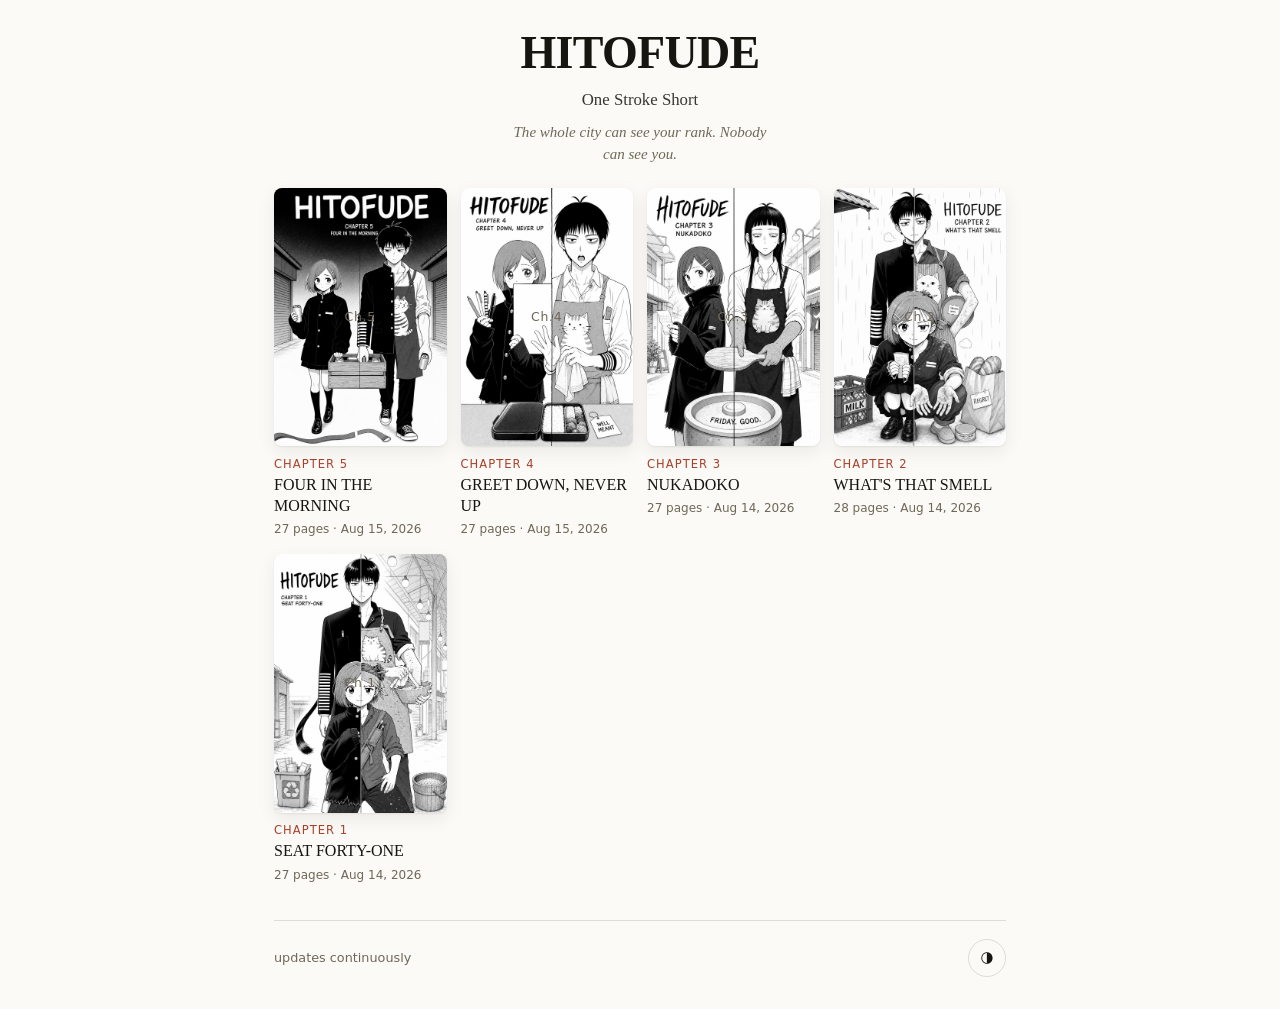
<file: index.html>
<!doctype html>
<html lang="en">
<head>
<meta charset="utf-8">
<meta name="viewport" content="width=device-width, initial-scale=1, viewport-fit=cover">
<title>Manga</title>
<meta name="theme-color" content="#fbfaf7" id="tc">
<link rel="stylesheet" href="assets/site.css">
<script>try{var t=localStorage.getItem('manga:theme');if(t)document.documentElement.dataset.theme=t}catch(e){}</script>
</head>
<body data-page="index">

<main class="wrap">
  <header class="masthead">
    <h1 id="s-title">&hellip;</h1>
    <p class="sub" id="s-sub"></p>
    <p class="tag" id="s-tag"></p>
  </header>

  <a class="resume" id="resume" hidden></a>

  <ul class="grid" id="grid" aria-label="Chapters"></ul>
  <p class="note" id="note" hidden></p>

  <footer class="foot">
    <span>updates continuously</span>
    <button class="btn" data-theme-toggle aria-label="Toggle dark or light theme" title="Toggle theme">&#9681;</button>
  </footer>
</main>

<script src="assets/site.js"></script>
</body>
</html>
</file>
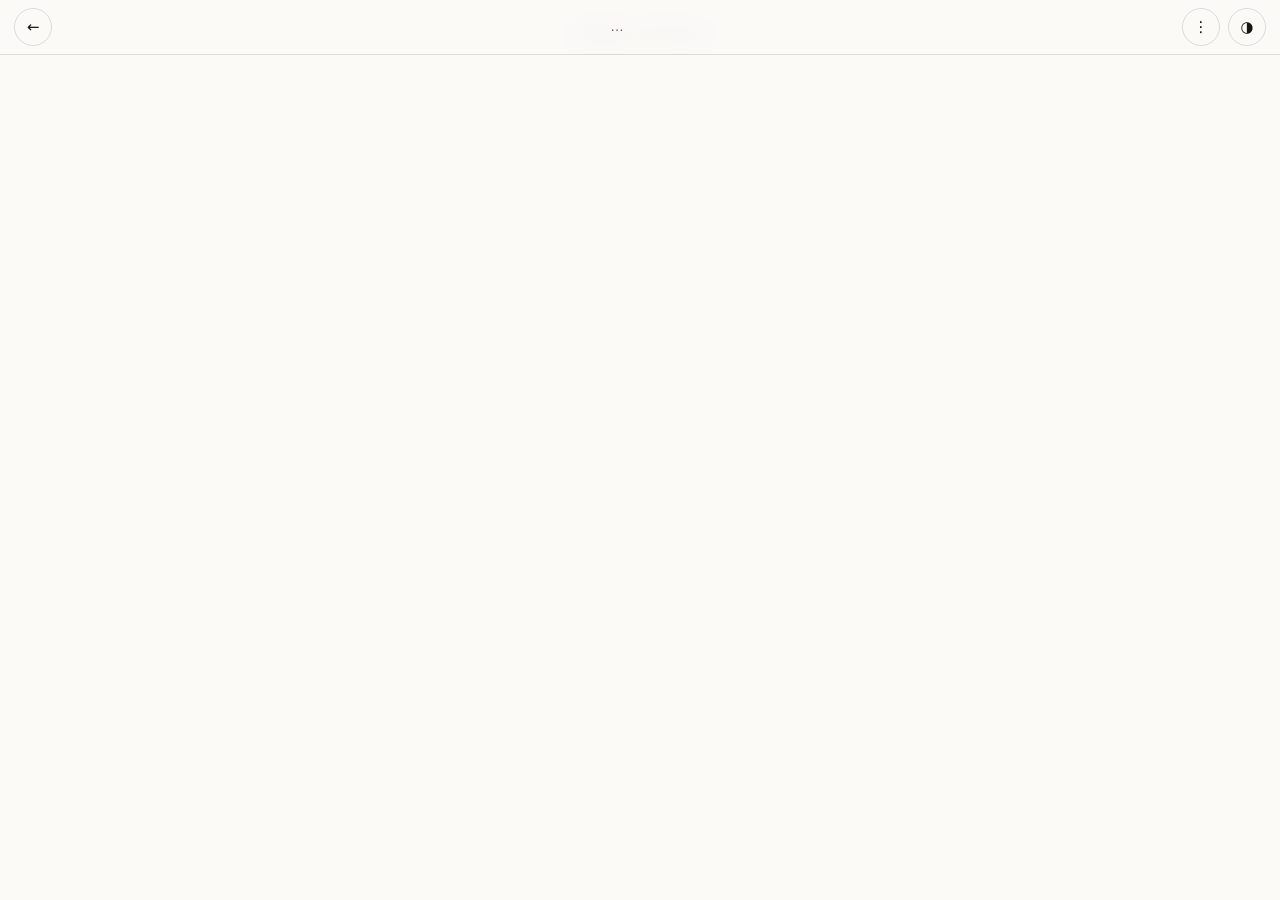
<file: read.html>
<!doctype html>
<html lang="en">
<head>
<meta charset="utf-8">
<meta name="viewport" content="width=device-width, initial-scale=1, viewport-fit=cover">
<title>Reading</title>
<meta name="theme-color" content="#fbfaf7" id="tc">
<link rel="stylesheet" href="assets/site.css">
<script>try{var t=localStorage.getItem('manga:theme');if(t)document.documentElement.dataset.theme=t}catch(e){}</script>
</head>
<body data-page="read">

<div class="topbar" id="topbar">
  <a class="btn" href="index.html" aria-label="Back to chapter list" title="All chapters">&#8592;</a>
  <span class="meta" id="meta">&hellip;</span>
  <button class="btn" id="modeBtn" aria-label="Toggle reading mode" title="Reading mode">&#8942;</button>
  <button class="btn" data-theme-toggle aria-label="Toggle dark or light theme" title="Toggle theme">&#9681;</button>
</div>

<main id="reader">
  <div class="pages" id="pages"></div>
  <nav class="chnav" id="chnav" hidden></nav>
  <p class="note" id="note" hidden></p>
</main>

<script src="assets/site.js"></script>
</body>
</html>
</file>
<file: assets/site.css>
/* manga reader — phone first, no deps */

:root{
  --bg:#fbfaf7; --fg:#17150f; --muted:#6f6858;
  --card:#fff; --ph:#efeade; --edge:rgba(0,0,0,.12);
  --bar:rgba(251,250,247,.88); --acc:#a8422c;
  --shadow:0 1px 2px rgba(0,0,0,.06),0 6px 18px rgba(0,0,0,.07);
  --serif:"Iowan Old Style","Palatino Linotype",Palatino,"Book Antiqua",Georgia,"Times New Roman",serif;
  --sans:system-ui,-apple-system,"Segoe UI",Roboto,Helvetica,Arial,sans-serif;
  --pad:max(14px,env(safe-area-inset-left));
  color-scheme:light;
}
@media (prefers-color-scheme:dark){
  :root:not([data-theme="light"]){
    --bg:#0a0a0b; --fg:#e9e6e0; --muted:#8e8a82;
    --card:#151517; --ph:#1b1b1e; --edge:rgba(255,255,255,.10);
    --bar:rgba(10,10,11,.85); --acc:#e0745c;
    --shadow:0 0 0 1px rgba(255,255,255,.06),0 10px 28px rgba(0,0,0,.55);
    color-scheme:dark;
  }
}
:root[data-theme="dark"]{
  --bg:#0a0a0b; --fg:#e9e6e0; --muted:#8e8a82;
  --card:#151517; --ph:#1b1b1e; --edge:rgba(255,255,255,.10);
  --bar:rgba(10,10,11,.85); --acc:#e0745c;
  --shadow:0 0 0 1px rgba(255,255,255,.06),0 10px 28px rgba(0,0,0,.55);
  color-scheme:dark;
}

*,*::before,*::after{box-sizing:border-box}
html{-webkit-text-size-adjust:100%}
body{
  margin:0; background:var(--bg); color:var(--fg);
  font-family:var(--sans); font-size:16px; line-height:1.5;
  -webkit-font-smoothing:antialiased;
  -webkit-overflow-scrolling:touch; overscroll-behavior-y:none;
}
a{color:inherit;text-decoration:none}
[hidden]{display:none!important}
a,button,summary{touch-action:manipulation}
img{max-width:100%}
:focus-visible{outline:2px solid var(--acc);outline-offset:2px;border-radius:4px}
@media (prefers-reduced-motion:reduce){
  *,*::before,*::after{animation-duration:.01ms!important;transition-duration:.01ms!important;scroll-behavior:auto!important}
}

.btn{
  display:inline-flex;align-items:center;justify-content:center;
  min-width:38px;height:38px;padding:0 10px;
  font:inherit;font-size:15px;line-height:1;color:var(--fg);
  background:transparent;border:1px solid var(--edge);border-radius:999px;
  cursor:pointer;
}
.btn:active{background:var(--ph)}

/* ---------- index ---------- */
.wrap{max-width:760px;margin:0 auto;padding:calc(28px + env(safe-area-inset-top)) var(--pad) calc(32px + env(safe-area-inset-bottom))}
.masthead{text-align:center;margin:0 0 22px;font-family:var(--serif)}
.masthead h1{margin:0;font-size:clamp(30px,9vw,46px);line-height:1.1;font-weight:600;letter-spacing:-.015em}
.masthead .sub{margin:.5rem 0 0;font-size:1.05rem;color:var(--fg);opacity:.85}
.masthead .tag{margin:.55rem auto 0;max-width:34ch;font-size:.94rem;font-style:italic;color:var(--muted)}

.resume{
  display:flex;align-items:center;gap:.5rem;width:max-content;max-width:100%;
  margin:0 auto 22px;padding:9px 16px;
  font-size:.9rem;font-weight:500;
  background:var(--card);border:1px solid var(--edge);border-radius:999px;box-shadow:var(--shadow);
}
.resume::before{content:"";width:6px;height:6px;border-radius:50%;background:var(--acc);flex:none}

.grid{list-style:none;display:grid;grid-template-columns:repeat(auto-fill,minmax(148px,1fr));gap:16px 14px;margin:0;padding:0}
.card{display:block;height:100%}
.card .box{border-radius:8px;box-shadow:var(--shadow);overflow:hidden}
.card:active .box{transform:scale(.985)}
.card .box{transition:transform .12s ease}
.cnum{display:block;margin:.6rem 0 .1rem;font-size:.72rem;letter-spacing:.09em;text-transform:uppercase;color:var(--acc)}
.ctitle{display:block;font-family:var(--serif);font-size:1rem;line-height:1.3}
.cmeta{display:block;margin-top:.22rem;font-size:.75rem;color:var(--muted)}

.foot{
  display:flex;align-items:center;justify-content:space-between;gap:12px;
  margin-top:36px;padding-top:18px;border-top:1px solid var(--edge);
  font-size:.8rem;color:var(--muted);
}
.note{margin:24px 0;text-align:center;color:var(--muted);font-size:.9rem}

/* ---------- image box + broken-image placeholder ---------- */
.box{position:relative;aspect-ratio:var(--ar,2/3);background:var(--ph);overflow:hidden}
.box img{display:block;width:100%;height:100%;object-fit:cover}
.box .ph{
  position:absolute;inset:0;display:flex;align-items:center;justify-content:center;
  font-size:.78rem;letter-spacing:.06em;color:var(--muted);
}
.box.err img{display:none}

/* ---------- reader ---------- */
body[data-page="read"]{background:var(--bg)}
.pages{max-width:720px;margin:0 auto;display:flex;flex-direction:column;gap:4px}
.page{width:100%}
.page .box{box-shadow:var(--shadow)}
.page .box img{object-fit:contain}

.topbar{
  position:fixed;top:0;left:0;right:0;z-index:20;
  display:flex;align-items:center;gap:8px;
  padding:8px var(--pad);padding-top:calc(8px + env(safe-area-inset-top));
  background:var(--bar);-webkit-backdrop-filter:blur(12px);backdrop-filter:blur(12px);
  border-bottom:1px solid var(--edge);
  transform:translateY(-102%);transition:transform .18s ease;
}
body.bar .topbar{transform:none}
.topbar .meta{flex:1;min-width:0;text-align:center;font-size:.82rem;color:var(--muted);white-space:nowrap;overflow:hidden;text-overflow:ellipsis}

.chnav{
  display:flex;gap:10px;justify-content:center;align-items:center;flex-wrap:wrap;
  max-width:720px;margin:0 auto;
  padding:26px var(--pad) calc(26px + env(safe-area-inset-bottom));
}
.chnav a,.chnav span{padding:10px 16px;border:1px solid var(--edge);border-radius:999px;font-size:.85rem}
.chnav span{color:var(--muted);opacity:.6}

/* scroll mode */
body.mode-scroll .pages{padding-top:calc(48px + env(safe-area-inset-top))} /* clears the fixed topbar */

/* paging mode */
body.mode-page{overflow:hidden;height:100vh;height:100svh}
body.mode-page .pages{gap:0;max-width:none;height:100vh;height:100svh}
body.mode-page .page{display:none}
body.mode-page .page.cur{display:block;height:100%}
body.mode-page .box{aspect-ratio:auto;height:100%;background:transparent}
body.mode-page .box img{object-fit:contain}
body.mode-page .chnav{
  position:fixed;left:0;right:0;bottom:0;z-index:15;
  background:var(--bar);-webkit-backdrop-filter:blur(12px);backdrop-filter:blur(12px);
  border-top:1px solid var(--edge);padding-top:14px;padding-bottom:calc(14px + env(safe-area-inset-bottom));
  transform:translateY(102%);transition:transform .18s ease;
}
body.mode-page.at-end .chnav{transform:none}
</file>
